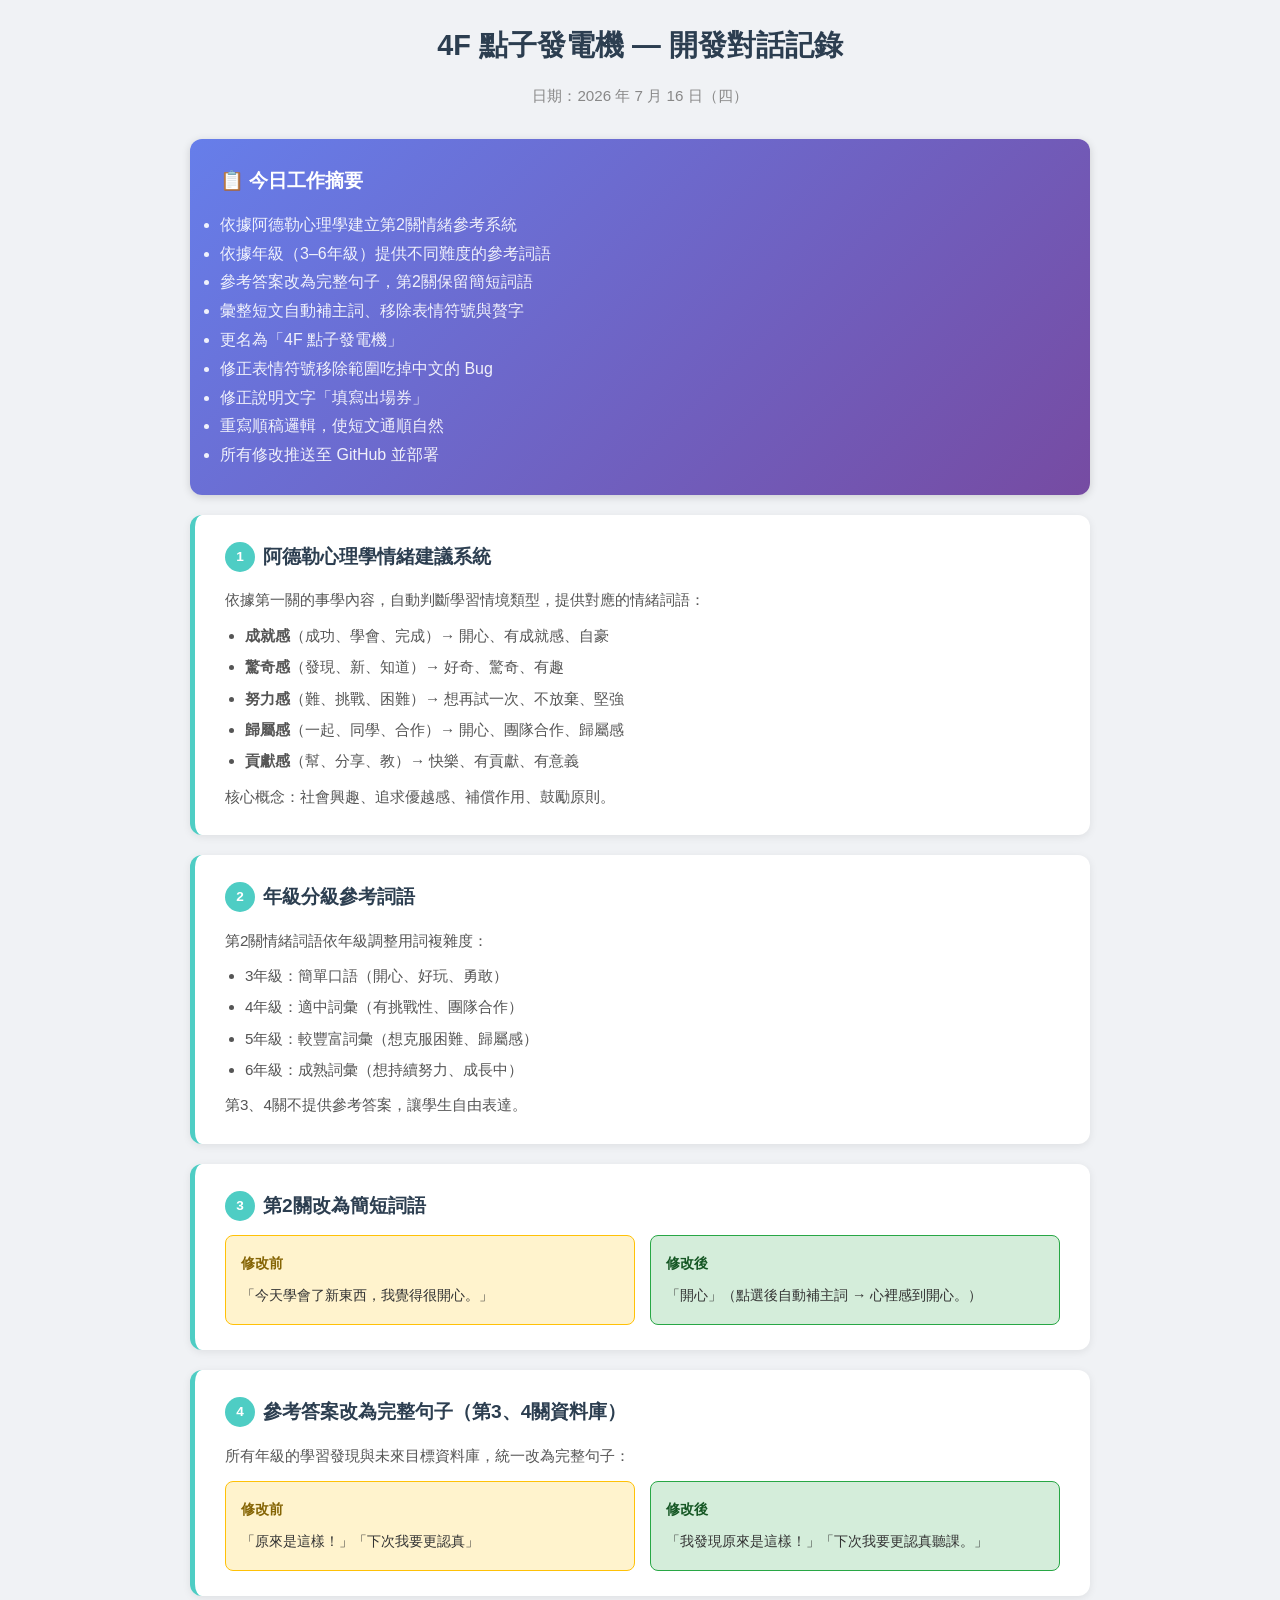
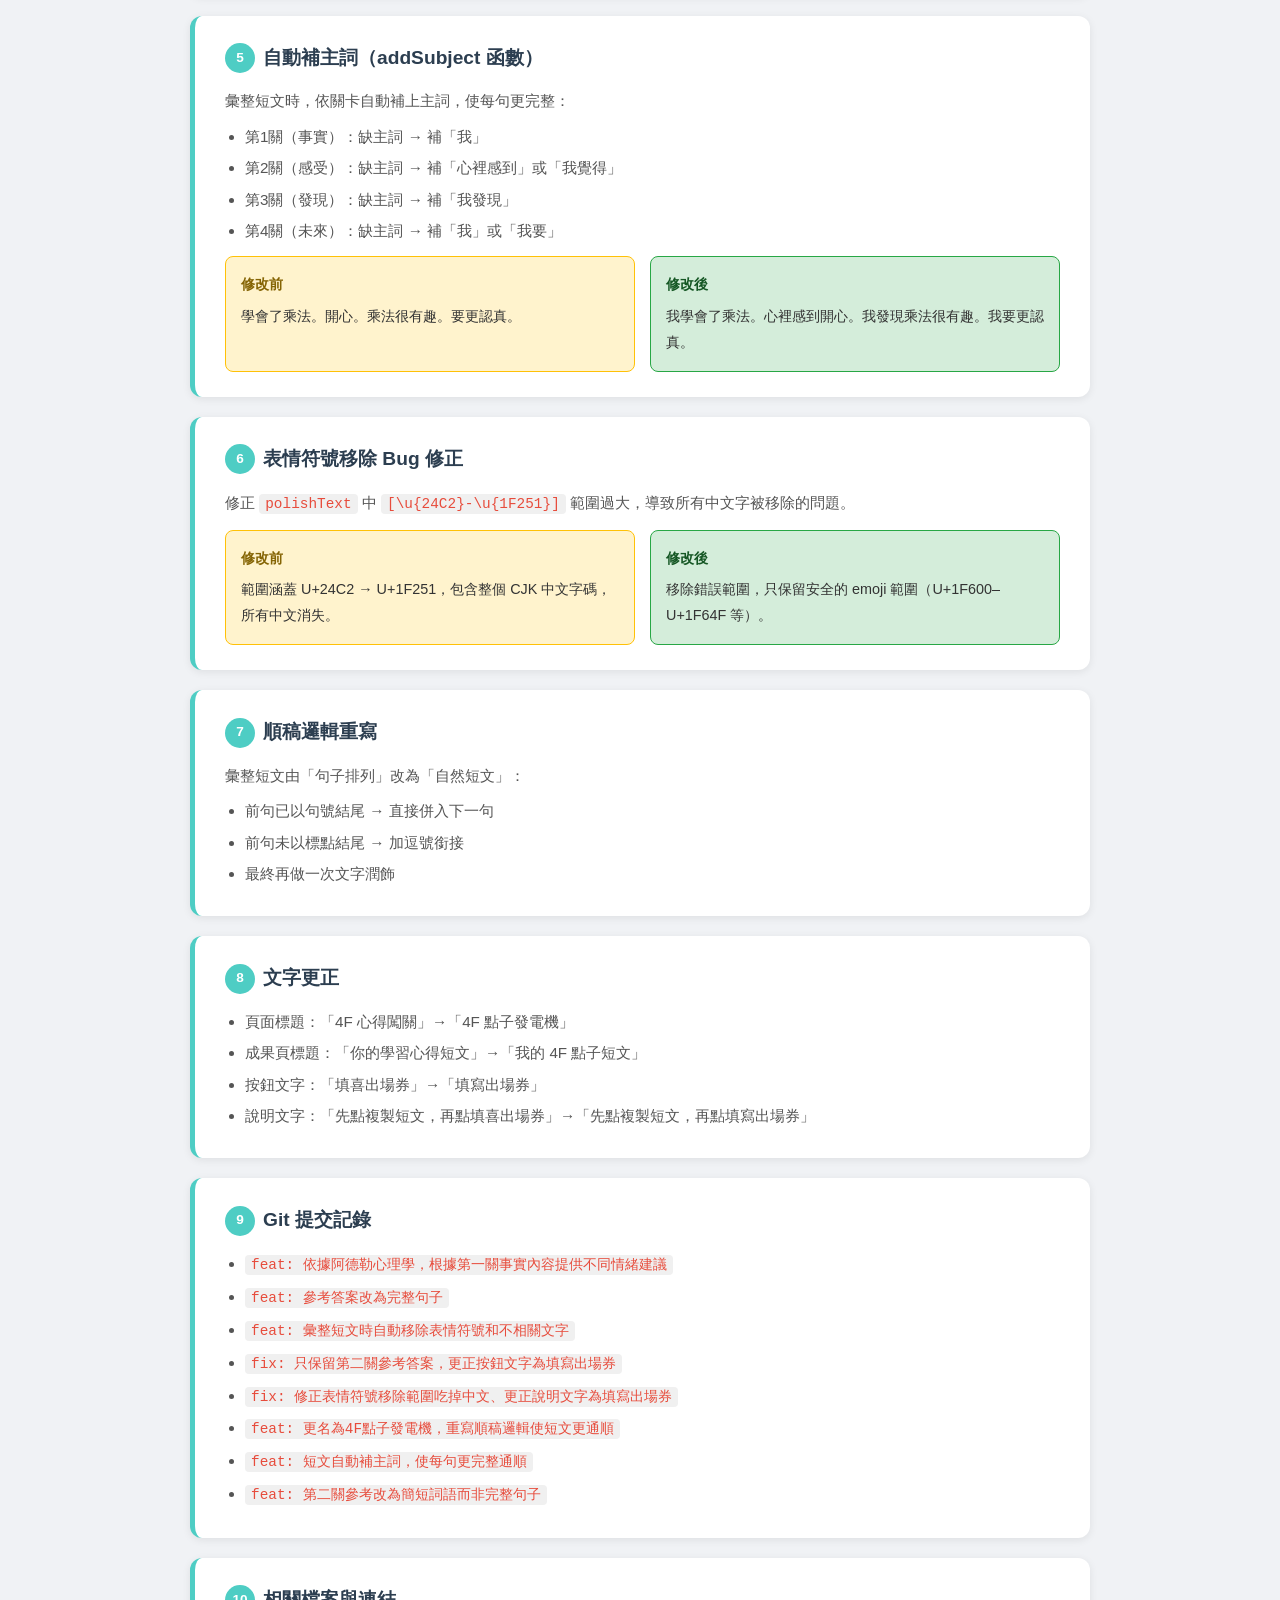
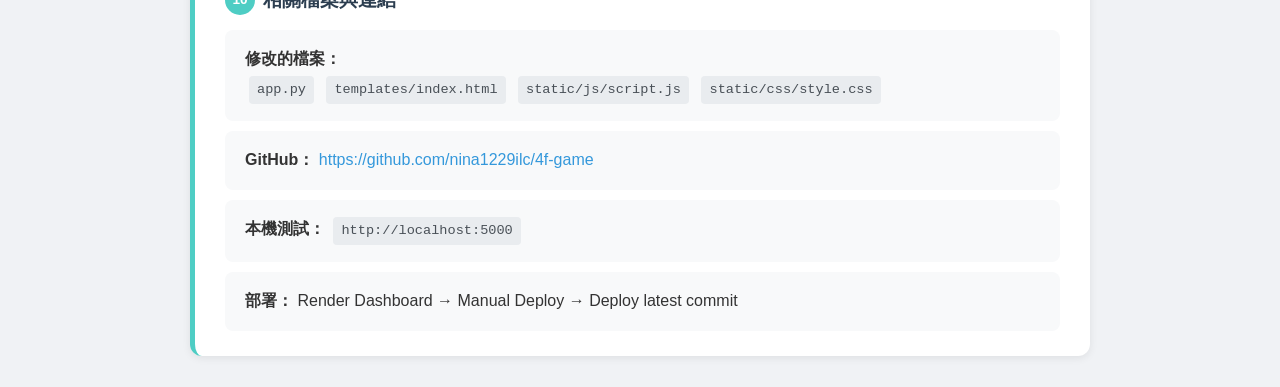
<file: 今日對話記錄.html>
<!DOCTYPE html>
<html lang="zh-TW">
<head>
    <meta charset="UTF-8">
    <meta name="viewport" content="width=device-width, initial-scale=1.0">
    <title>2026-07-16 4F 點子發電機開發對話記錄</title>
    <style>
        * { margin: 0; padding: 0; box-sizing: border-box; }
        body {
            font-family: "Microsoft JhengHei", "PingFang TC", sans-serif;
            background: #f0f2f5;
            color: #333;
            line-height: 1.8;
            padding: 20px;
        }
        .container {
            max-width: 900px;
            margin: 0 auto;
        }
        h1 {
            text-align: center;
            color: #2c3e50;
            margin-bottom: 10px;
            font-size: 1.8rem;
        }
        .date {
            text-align: center;
            color: #888;
            margin-bottom: 30px;
            font-size: 0.95rem;
        }
        .task {
            background: white;
            border-radius: 12px;
            padding: 25px 30px;
            margin-bottom: 20px;
            box-shadow: 0 2px 8px rgba(0,0,0,0.08);
            border-left: 5px solid #4ECDC4;
        }
        .task h2 {
            color: #2c3e50;
            font-size: 1.2rem;
            margin-bottom: 12px;
            display: flex;
            align-items: center;
            gap: 8px;
        }
        .task h2 .num {
            background: #4ECDC4;
            color: white;
            width: 30px;
            height: 30px;
            border-radius: 50%;
            display: inline-flex;
            align-items: center;
            justify-content: center;
            font-size: 0.85rem;
            flex-shrink: 0;
        }
        .task p, .task li {
            color: #555;
            font-size: 0.95rem;
        }
        .task ul {
            margin-left: 20px;
            margin-top: 8px;
        }
        .task li {
            margin-bottom: 4px;
        }
        .task code {
            background: #f0f0f0;
            padding: 2px 6px;
            border-radius: 4px;
            font-size: 0.9rem;
            color: #e74c3c;
        }
        .before-after {
            display: grid;
            grid-template-columns: 1fr 1fr;
            gap: 15px;
            margin-top: 12px;
        }
        .before, .after {
            padding: 15px;
            border-radius: 8px;
            font-size: 0.9rem;
        }
        .before {
            background: #fff3cd;
            border: 1px solid #ffc107;
        }
        .after {
            background: #d4edda;
            border: 1px solid #28a745;
        }
        .before h4 { color: #856404; margin-bottom: 6px; }
        .after h4 { color: #155724; margin-bottom: 6px; }
        .summary-box {
            background: linear-gradient(135deg, #667eea 0%, #764ba2 100%);
            color: white;
            border-radius: 12px;
            padding: 25px 30px;
            margin-bottom: 20px;
            box-shadow: 0 2px 8px rgba(0,0,0,0.15);
        }
        .summary-box h2 { color: white; font-size: 1.2rem; margin-bottom: 12px; }
        .summary-box li { color: rgba(255,255,255,0.9); }
        .file-list {
            background: #f8f9fa;
            border-radius: 8px;
            padding: 15px 20px;
            margin-top: 10px;
        }
        .file-list code {
            background: #e9ecef;
            color: #495057;
            padding: 2px 8px;
            border-radius: 4px;
            display: inline-block;
            margin: 2px 4px;
            font-size: 0.85rem;
        }
        .link { color: #3498db; text-decoration: none; }
        .link:hover { text-decoration: underline; }
    </style>
</head>
<body>
    <div class="container">
        <h1>4F 點子發電機 — 開發對話記錄</h1>
        <div class="date">日期：2026 年 7 月 16 日（四）</div>

        <div class="summary-box">
            <h2>📋 今日工作摘要</h2>
            <ul>
                <li>依據阿德勒心理學建立第2關情緒參考系統</li>
                <li>依據年級（3–6年級）提供不同難度的參考詞語</li>
                <li>參考答案改為完整句子，第2關保留簡短詞語</li>
                <li>彙整短文自動補主詞、移除表情符號與贅字</li>
                <li>更名為「4F 點子發電機」</li>
                <li>修正表情符號移除範圍吃掉中文的 Bug</li>
                <li>修正說明文字「填寫出場券」</li>
                <li>重寫順稿邏輯，使短文通順自然</li>
                <li>所有修改推送至 GitHub 並部署</li>
            </ul>
        </div>

        <div class="task">
            <h2><span class="num">1</span>阿德勒心理學情緒建議系統</h2>
            <p>依據第一關的事學內容，自動判斷學習情境類型，提供對應的情緒詞語：</p>
            <ul>
                <li><strong>成就感</strong>（成功、學會、完成）→ 開心、有成就感、自豪</li>
                <li><strong>驚奇感</strong>（發現、新、知道）→ 好奇、驚奇、有趣</li>
                <li><strong>努力感</strong>（難、挑戰、困難）→ 想再試一次、不放棄、堅強</li>
                <li><strong>歸屬感</strong>（一起、同學、合作）→ 開心、團隊合作、歸屬感</li>
                <li><strong>貢獻感</strong>（幫、分享、教）→ 快樂、有貢獻、有意義</li>
            </ul>
            <p style="margin-top:8px;">核心概念：社會興趣、追求優越感、補償作用、鼓勵原則。</p>
        </div>

        <div class="task">
            <h2><span class="num">2</span>年級分級參考詞語</h2>
            <p>第2關情緒詞語依年級調整用詞複雜度：</p>
            <ul>
                <li>3年級：簡單口語（開心、好玩、勇敢）</li>
                <li>4年級：適中詞彙（有挑戰性、團隊合作）</li>
                <li>5年級：較豐富詞彙（想克服困難、歸屬感）</li>
                <li>6年級：成熟詞彙（想持續努力、成長中）</li>
            </ul>
            <p style="margin-top:8px;">第3、4關不提供參考答案，讓學生自由表達。</p>
        </div>

        <div class="task">
            <h2><span class="num">3</span>第2關改為簡短詞語</h2>
            <div class="before-after">
                <div class="before">
                    <h4>修改前</h4>
                    「今天學會了新東西，我覺得很開心。」
                </div>
                <div class="after">
                    <h4>修改後</h4>
                    「開心」（點選後自動補主詞 → 心裡感到開心。）
                </div>
            </div>
        </div>

        <div class="task">
            <h2><span class="num">4</span>參考答案改為完整句子（第3、4關資料庫）</h2>
            <p>所有年級的學習發現與未來目標資料庫，統一改為完整句子：</p>
            <div class="before-after">
                <div class="before">
                    <h4>修改前</h4>
                    「原來是這樣！」「下次我要更認真」
                </div>
                <div class="after">
                    <h4>修改後</h4>
                    「我發現原來是這樣！」「下次我要更認真聽課。」
                </div>
            </div>
        </div>

        <div class="task">
            <h2><span class="num">5</span>自動補主詞（addSubject 函數）</h2>
            <p>彙整短文時，依關卡自動補上主詞，使每句更完整：</p>
            <ul>
                <li>第1關（事實）：缺主詞 → 補「我」</li>
                <li>第2關（感受）：缺主詞 → 補「心裡感到」或「我覺得」</li>
                <li>第3關（發現）：缺主詞 → 補「我發現」</li>
                <li>第4關（未來）：缺主詞 → 補「我」或「我要」</li>
            </ul>
            <div class="before-after">
                <div class="before">
                    <h4>修改前</h4>
                    學會了乘法。開心。乘法很有趣。要更認真。
                </div>
                <div class="after">
                    <h4>修改後</h4>
                    我學會了乘法。心裡感到開心。我發現乘法很有趣。我要更認真。
                </div>
            </div>
        </div>

        <div class="task">
            <h2><span class="num">6</span>表情符號移除 Bug 修正</h2>
            <p>修正 <code>polishText</code> 中 <code>[\u{24C2}-\u{1F251}]</code> 範圍過大，導致所有中文字被移除的問題。</p>
            <div class="before-after">
                <div class="before">
                    <h4>修改前</h4>
                    範圍涵蓋 U+24C2 → U+1F251，包含整個 CJK 中文字碼，所有中文消失。
                </div>
                <div class="after">
                    <h4>修改後</h4>
                    移除錯誤範圍，只保留安全的 emoji 範圍（U+1F600–U+1F64F 等）。
                </div>
            </div>
        </div>

        <div class="task">
            <h2><span class="num">7</span>順稿邏輯重寫</h2>
            <p>彙整短文由「句子排列」改為「自然短文」：</p>
            <ul>
                <li>前句已以句號結尾 → 直接併入下一句</li>
                <li>前句未以標點結尾 → 加逗號銜接</li>
                <li>最終再做一次文字潤飾</li>
            </ul>
        </div>

        <div class="task">
            <h2><span class="num">8</span>文字更正</h2>
            <ul>
                <li>頁面標題：「4F 心得闖關」→「4F 點子發電機」</li>
                <li>成果頁標題：「你的學習心得短文」→「我的 4F 點子短文」</li>
                <li>按鈕文字：「填喜出場券」→「填寫出場券」</li>
                <li>說明文字：「先點複製短文，再點填喜出場券」→「先點複製短文，再點填寫出場券」</li>
            </ul>
        </div>

        <div class="task">
            <h2><span class="num">9</span>Git 提交記錄</h2>
            <ul>
                <li><code>feat: 依據阿德勒心理學，根據第一關事實內容提供不同情緒建議</code></li>
                <li><code>feat: 參考答案改為完整句子</code></li>
                <li><code>feat: 彙整短文時自動移除表情符號和不相關文字</code></li>
                <li><code>fix: 只保留第二關參考答案，更正按鈕文字為填寫出場券</code></li>
                <li><code>fix: 修正表情符號移除範圍吃掉中文、更正說明文字為填寫出場券</code></li>
                <li><code>feat: 更名為4F點子發電機，重寫順稿邏輯使短文更通順</code></li>
                <li><code>feat: 短文自動補主詞，使每句更完整通順</code></li>
                <li><code>feat: 第二關參考改為簡短詞語而非完整句子</code></li>
            </ul>
        </div>

        <div class="task">
            <h2><span class="num">10</span>相關檔案與連結</h2>
            <div class="file-list">
                <strong>修改的檔案：</strong><br>
                <code>app.py</code>
                <code>templates/index.html</code>
                <code>static/js/script.js</code>
                <code>static/css/style.css</code>
            </div>
            <div class="file-list" style="margin-top:10px;">
                <strong>GitHub：</strong>
                <a class="link" href="https://github.com/nina1229ilc/4f-game" target="_blank">https://github.com/nina1229ilc/4f-game</a>
            </div>
            <div class="file-list" style="margin-top:10px;">
                <strong>本機測試：</strong>
                <code>http://localhost:5000</code>
            </div>
            <div class="file-list" style="margin-top:10px;">
                <strong>部署：</strong>
                Render Dashboard → Manual Deploy → Deploy latest commit
            </div>
        </div>
    </div>
</body>
</html>
</file>
